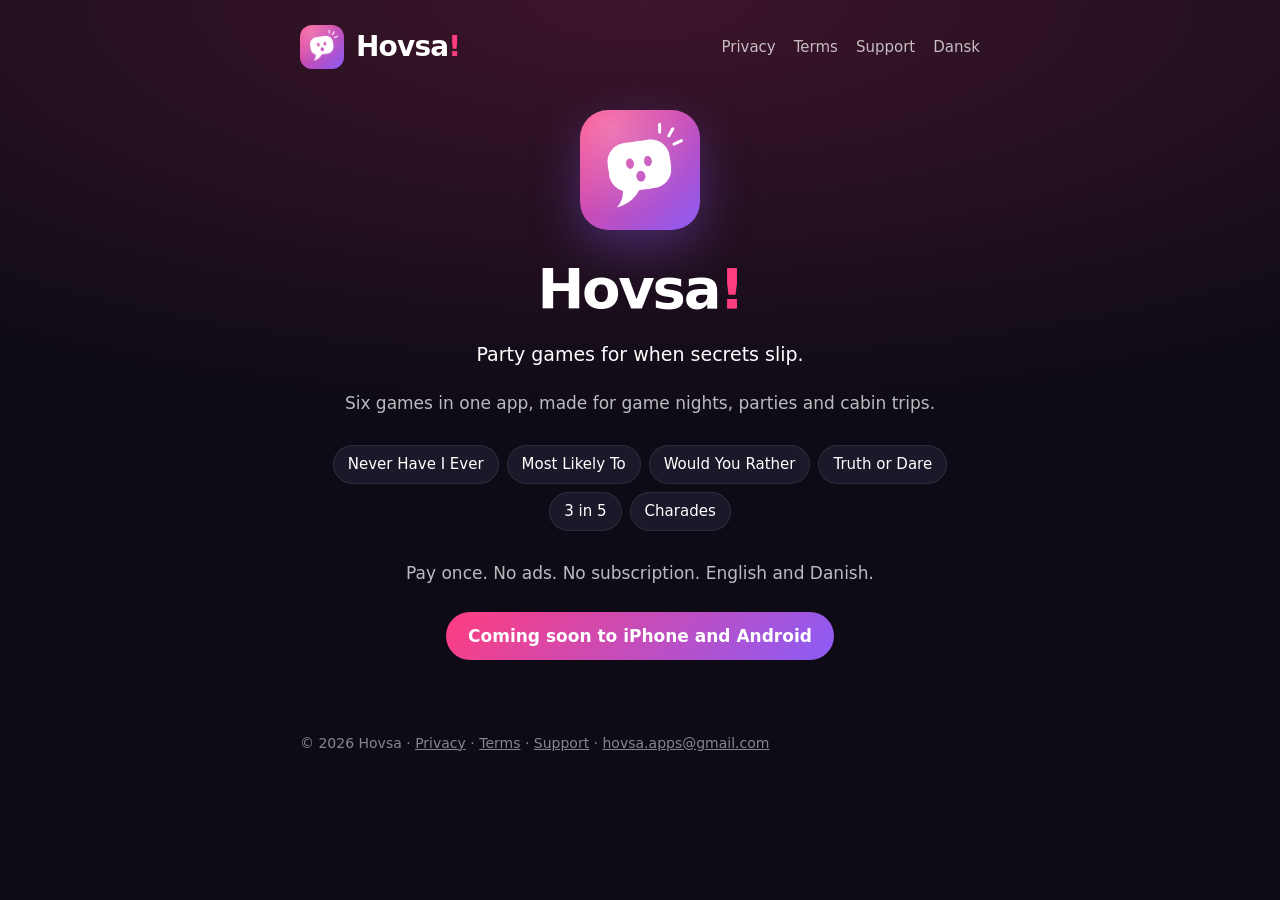
<file: index.html>
<!doctype html>
<html lang="en">
  <head>
    <meta charset="utf-8" />
    <meta name="viewport" content="width=device-width, initial-scale=1" />
    <title>Hovsa! Party games</title>
    <meta name="description" content="Party games for when secrets slip. Six games in one app for iPhone and Android." />
    <link rel="icon" href="icon.png" />
    <link rel="stylesheet" href="styles.css" />
  </head>
  <body>
    <header>
      <a class="brand" href="index.html"><img src="icon.png" alt="" /><span>Hovsa<span class="bang">!</span></span></a>
      <nav>
        <a href="privacy.html">Privacy</a>
        <a href="terms.html">Terms</a>
        <a href="support.html">Support</a>
        <a href="da/index.html" lang="da" hreflang="da">Dansk</a>
      </nav>
    </header>
    <main>
      <section class="hero">
        <img src="icon.png" alt="The Hovsa app icon: a surprised speech bubble" />
        <h1>Hovsa<span class="bang">!</span></h1>
        <p class="lead">Party games for when secrets slip.</p>
        <p>Six games in one app, made for game nights, parties and cabin trips.</p>
        <ul class="games">
          <li>Never Have I Ever</li>
          <li>Most Likely To</li>
          <li>Would You Rather</li>
          <li>Truth or Dare</li>
          <li>3 in 5</li>
          <li>Charades</li>
        </ul>
        <p>Pay once. No ads. No subscription. English and Danish.</p>
        <span class="soon">Coming soon to iPhone and Android</span>
      </section>
    </main>
    <footer>
      © 2026 Hovsa · <a href="privacy.html">Privacy</a> · <a href="terms.html">Terms</a> ·
      <a href="support.html">Support</a> · <a href="mailto:hovsa.apps@gmail.com">hovsa.apps@gmail.com</a>
    </footer>
  </body>
</html>
</file>
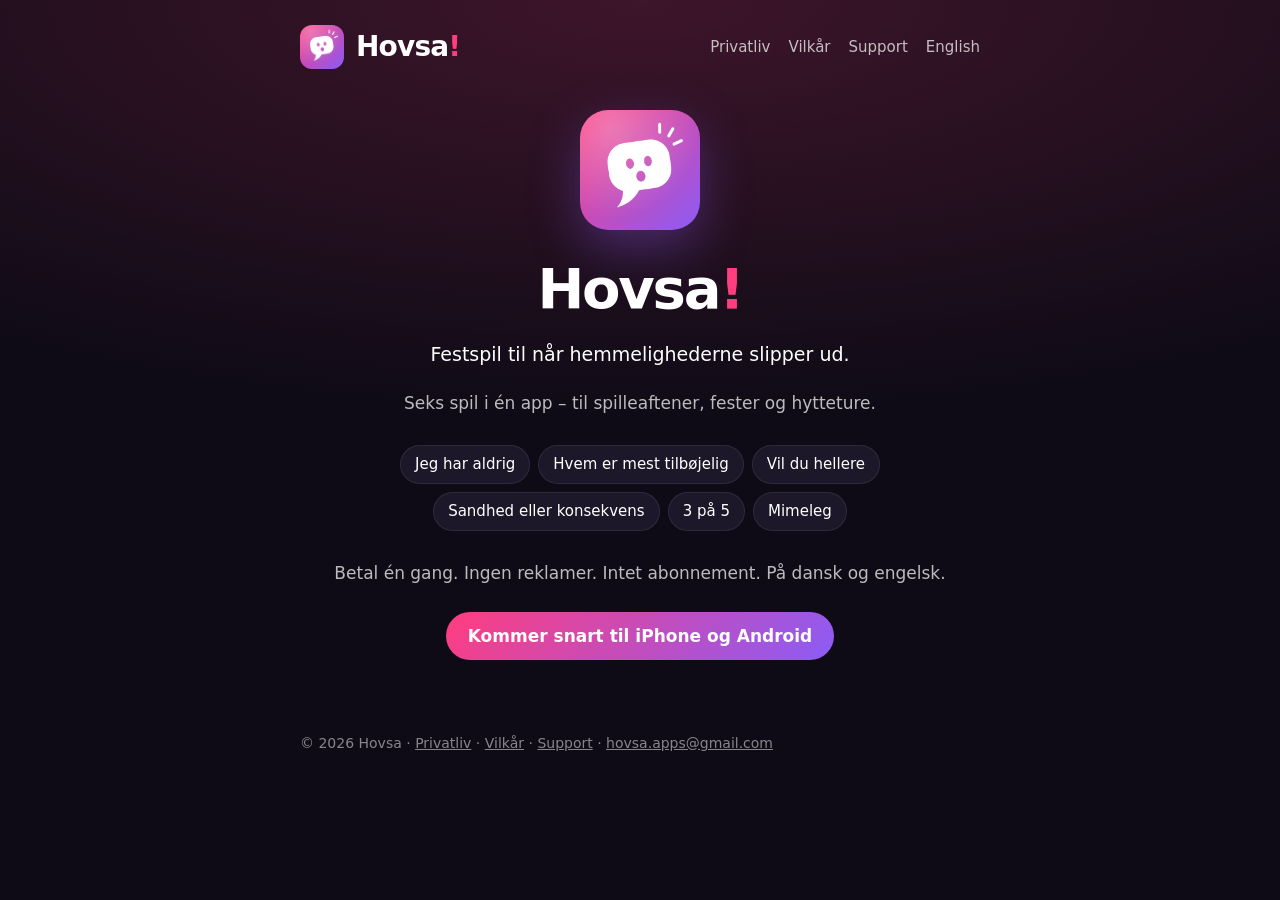
<file: da/index.html>
<!doctype html>
<html lang="da">
  <head>
    <meta charset="utf-8" />
    <meta name="viewport" content="width=device-width, initial-scale=1" />
    <title>Hovsa! Festspil</title>
    <meta name="description" content="Festspil til når hemmelighederne slipper ud. Seks spil i én app til iPhone og Android." />
    <link rel="icon" href="../icon.png" />
    <link rel="stylesheet" href="../styles.css" />
  </head>
  <body>
    <header>
      <a class="brand" href="index.html"><img src="../icon.png" alt="" /><span>Hovsa<span class="bang">!</span></span></a>
      <nav>
        <a href="privatliv.html">Privatliv</a>
        <a href="vilkaar.html">Vilkår</a>
        <a href="support.html">Support</a>
        <a href="../index.html" lang="en" hreflang="en">English</a>
      </nav>
    </header>
    <main>
      <section class="hero">
        <img src="../icon.png" alt="Hovsas app-ikon: en overrasket taleboble" />
        <h1>Hovsa<span class="bang">!</span></h1>
        <p class="lead">Festspil til når hemmelighederne slipper ud.</p>
        <p>Seks spil i én app – til spilleaftener, fester og hytteture.</p>
        <ul class="games">
          <li>Jeg har aldrig</li>
          <li>Hvem er mest tilbøjelig</li>
          <li>Vil du hellere</li>
          <li>Sandhed eller konsekvens</li>
          <li>3 på 5</li>
          <li>Mimeleg</li>
        </ul>
        <p>Betal én gang. Ingen reklamer. Intet abonnement. På dansk og engelsk.</p>
        <span class="soon">Kommer snart til iPhone og Android</span>
      </section>
    </main>
    <footer>
      © 2026 Hovsa · <a href="privatliv.html">Privatliv</a> · <a href="vilkaar.html">Vilkår</a> ·
      <a href="support.html">Support</a> · <a href="mailto:hovsa.apps@gmail.com">hovsa.apps@gmail.com</a>
    </footer>
  </body>
</html>
</file>
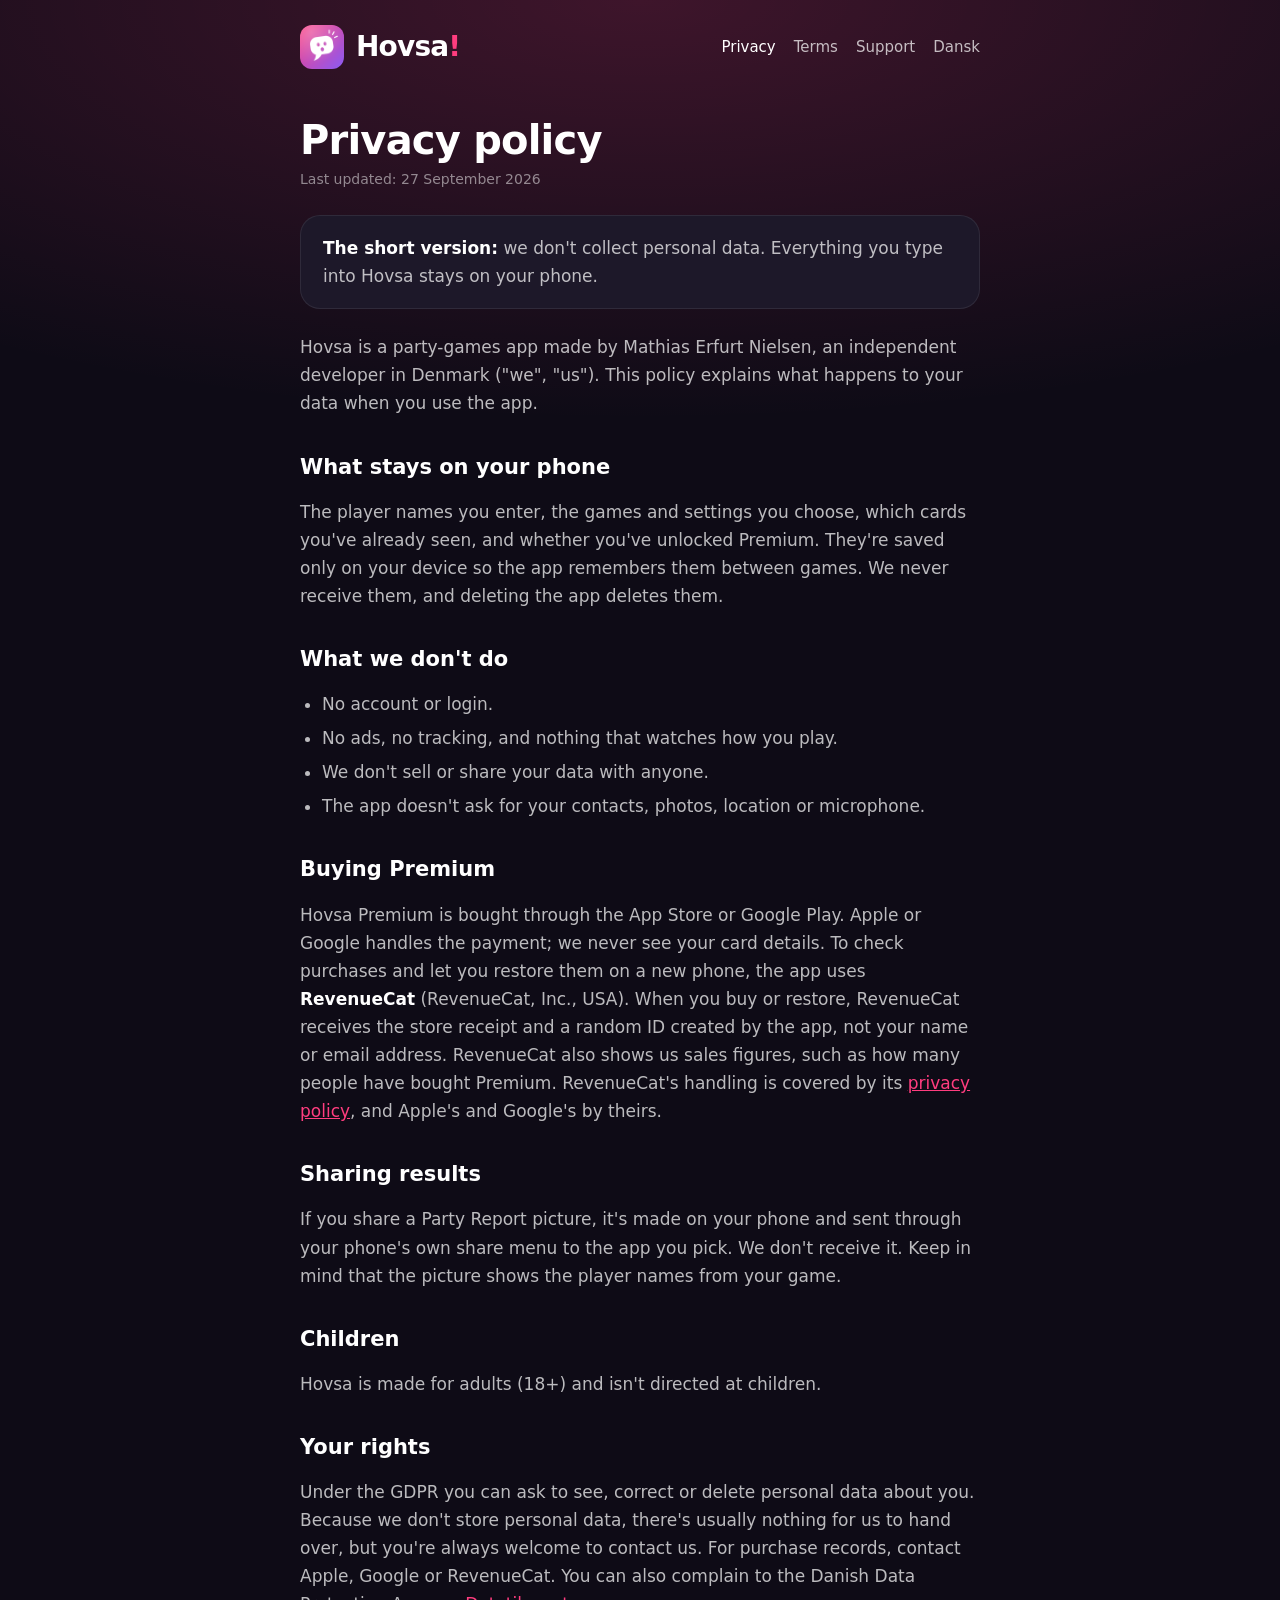
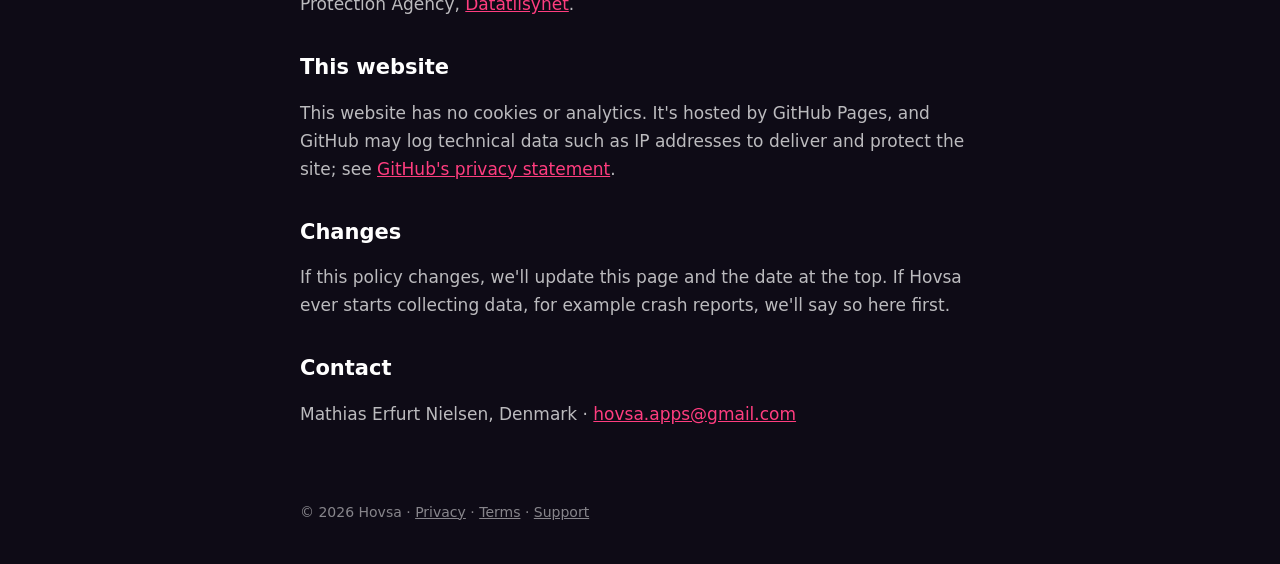
<file: privacy.html>
<!doctype html>
<html lang="en">
  <head>
    <meta charset="utf-8" />
    <meta name="viewport" content="width=device-width, initial-scale=1" />
    <title>Privacy policy · Hovsa</title>
    <meta name="description" content="How the Hovsa party-games app handles your data." />
    <link rel="icon" href="icon.png" />
    <link rel="stylesheet" href="styles.css" />
  </head>
  <body>
    <header>
      <a class="brand" href="index.html"><img src="icon.png" alt="" /><span>Hovsa<span class="bang">!</span></span></a>
      <nav>
        <a href="privacy.html" aria-current="page">Privacy</a>
        <a href="terms.html">Terms</a>
        <a href="support.html">Support</a>
        <a href="da/privatliv.html" lang="da" hreflang="da">Dansk</a>
      </nav>
    </header>
    <main>
      <h1>Privacy policy</h1>
      <p class="updated">Last updated: 27 September 2026</p>

      <div class="card">
        <p><strong>The short version:</strong> we don't collect personal data. Everything you type into Hovsa stays on your phone.</p>
      </div>

      <p>Hovsa is a party-games app made by Mathias Erfurt Nielsen, an independent developer in Denmark ("we", "us"). This policy explains what happens to your data when you use the app.</p>

      <h2>What stays on your phone</h2>
      <p>The player names you enter, the games and settings you choose, which cards you've already seen, and whether you've unlocked Premium. They're saved only on your device so the app remembers them between games. We never receive them, and deleting the app deletes them.</p>

      <h2>What we don't do</h2>
      <ul>
        <li>No account or login.</li>
        <li>No ads, no tracking, and nothing that watches how you play.</li>
        <li>We don't sell or share your data with anyone.</li>
        <li>The app doesn't ask for your contacts, photos, location or microphone.</li>
      </ul>

      <h2>Buying Premium</h2>
      <p>Hovsa Premium is bought through the App Store or Google Play. Apple or Google handles the payment; we never see your card details. To check purchases and let you restore them on a new phone, the app uses <strong>RevenueCat</strong> (RevenueCat, Inc., USA). When you buy or restore, RevenueCat receives the store receipt and a random ID created by the app, not your name or email address. RevenueCat also shows us sales figures, such as how many people have bought Premium. RevenueCat's handling is covered by its <a href="https://www.revenuecat.com/privacy">privacy policy</a>, and Apple's and Google's by theirs.</p>

      <h2>Sharing results</h2>
      <p>If you share a Party Report picture, it's made on your phone and sent through your phone's own share menu to the app you pick. We don't receive it. Keep in mind that the picture shows the player names from your game.</p>

      <h2>Children</h2>
      <p>Hovsa is made for adults (18+) and isn't directed at children.</p>

      <h2>Your rights</h2>
      <p>Under the GDPR you can ask to see, correct or delete personal data about you. Because we don't store personal data, there's usually nothing for us to hand over, but you're always welcome to contact us. For purchase records, contact Apple, Google or RevenueCat. You can also complain to the Danish Data Protection Agency, <a href="https://www.datatilsynet.dk">Datatilsynet</a>.</p>

      <h2>This website</h2>
      <p>This website has no cookies or analytics. It's hosted by GitHub Pages, and GitHub may log technical data such as IP addresses to deliver and protect the site; see <a href="https://docs.github.com/site-policy/privacy-policies/github-general-privacy-statement">GitHub's privacy statement</a>.</p>

      <h2>Changes</h2>
      <p>If this policy changes, we'll update this page and the date at the top. If Hovsa ever starts collecting data, for example crash reports, we'll say so here first.</p>

      <h2>Contact</h2>
      <p>Mathias Erfurt Nielsen, Denmark · <a href="mailto:hovsa.apps@gmail.com">hovsa.apps@gmail.com</a></p>
    </main>
    <footer>
      © 2026 Hovsa · <a href="privacy.html">Privacy</a> · <a href="terms.html">Terms</a> · <a href="support.html">Support</a>
    </footer>
  </body>
</html>
</file>
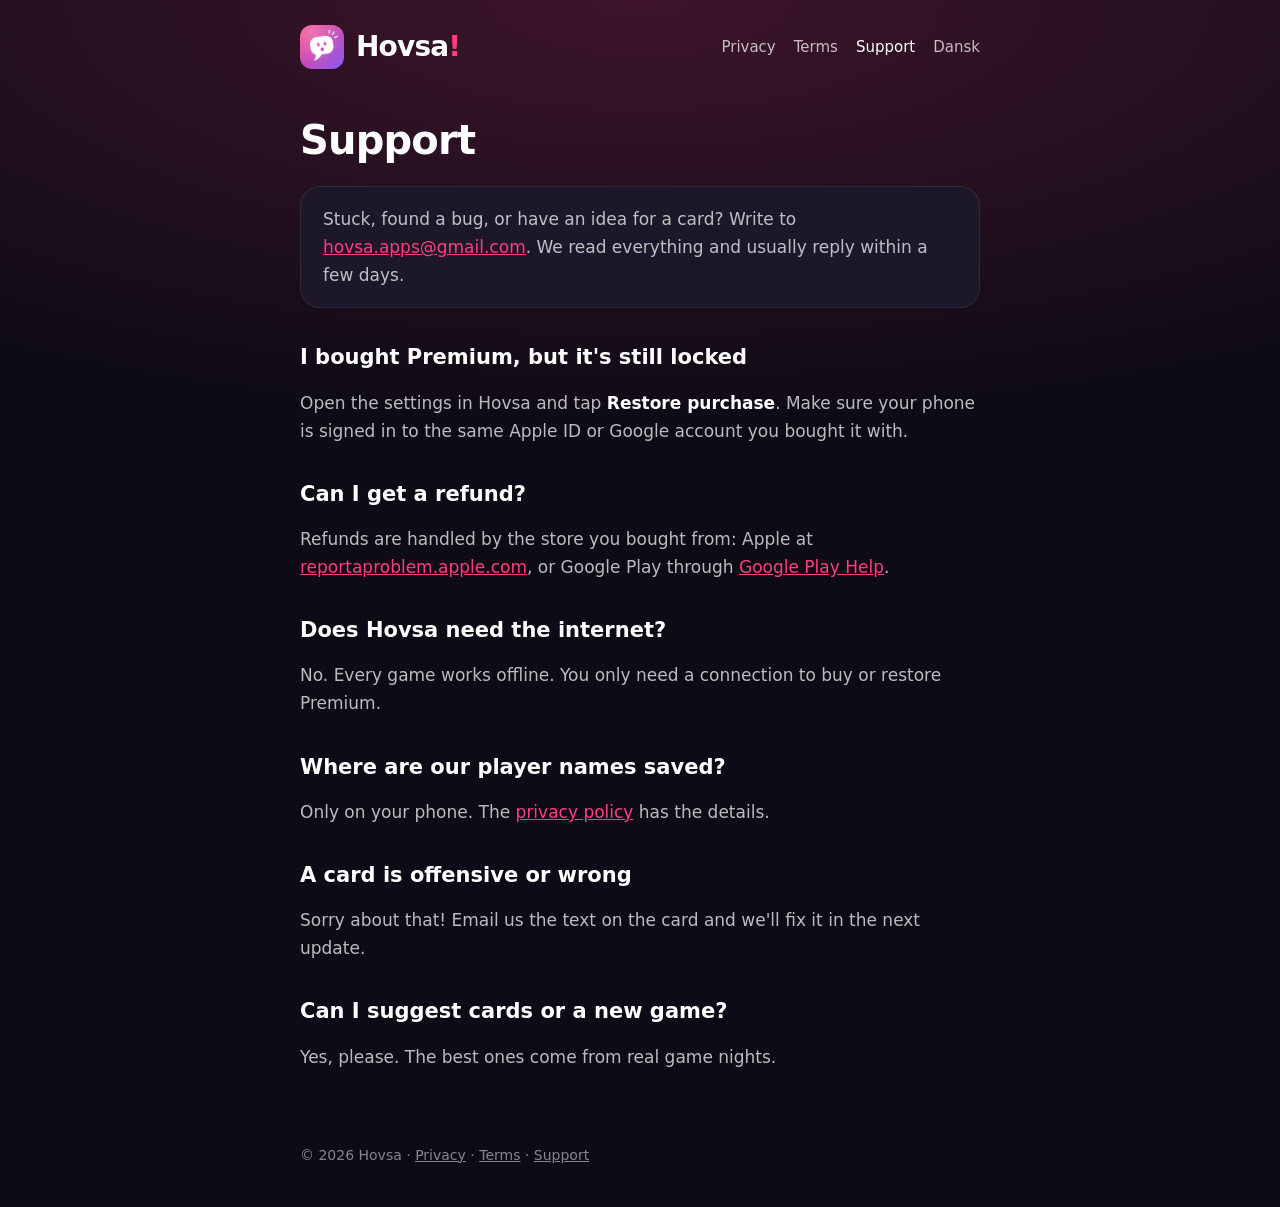
<file: support.html>
<!doctype html>
<html lang="en">
  <head>
    <meta charset="utf-8" />
    <meta name="viewport" content="width=device-width, initial-scale=1" />
    <title>Support · Hovsa</title>
    <meta name="description" content="Help with the Hovsa party-games app." />
    <link rel="icon" href="icon.png" />
    <link rel="stylesheet" href="styles.css" />
  </head>
  <body>
    <header>
      <a class="brand" href="index.html"><img src="icon.png" alt="" /><span>Hovsa<span class="bang">!</span></span></a>
      <nav>
        <a href="privacy.html">Privacy</a>
        <a href="terms.html">Terms</a>
        <a href="support.html" aria-current="page">Support</a>
        <a href="da/support.html" lang="da" hreflang="da">Dansk</a>
      </nav>
    </header>
    <main>
      <h1>Support</h1>

      <div class="card">
        <p>Stuck, found a bug, or have an idea for a card? Write to <a href="mailto:hovsa.apps@gmail.com">hovsa.apps@gmail.com</a>. We read everything and usually reply within a few days.</p>
      </div>

      <h2>I bought Premium, but it's still locked</h2>
      <p>Open the settings in Hovsa and tap <strong>Restore purchase</strong>. Make sure your phone is signed in to the same Apple ID or Google account you bought it with.</p>

      <h2>Can I get a refund?</h2>
      <p>Refunds are handled by the store you bought from: Apple at <a href="https://reportaproblem.apple.com">reportaproblem.apple.com</a>, or Google Play through <a href="https://support.google.com/googleplay">Google Play Help</a>.</p>

      <h2>Does Hovsa need the internet?</h2>
      <p>No. Every game works offline. You only need a connection to buy or restore Premium.</p>

      <h2>Where are our player names saved?</h2>
      <p>Only on your phone. The <a href="privacy.html">privacy policy</a> has the details.</p>

      <h2>A card is offensive or wrong</h2>
      <p>Sorry about that! Email us the text on the card and we'll fix it in the next update.</p>

      <h2>Can I suggest cards or a new game?</h2>
      <p>Yes, please. The best ones come from real game nights.</p>
    </main>
    <footer>
      © 2026 Hovsa · <a href="privacy.html">Privacy</a> · <a href="terms.html">Terms</a> · <a href="support.html">Support</a>
    </footer>
  </body>
</html>
</file>
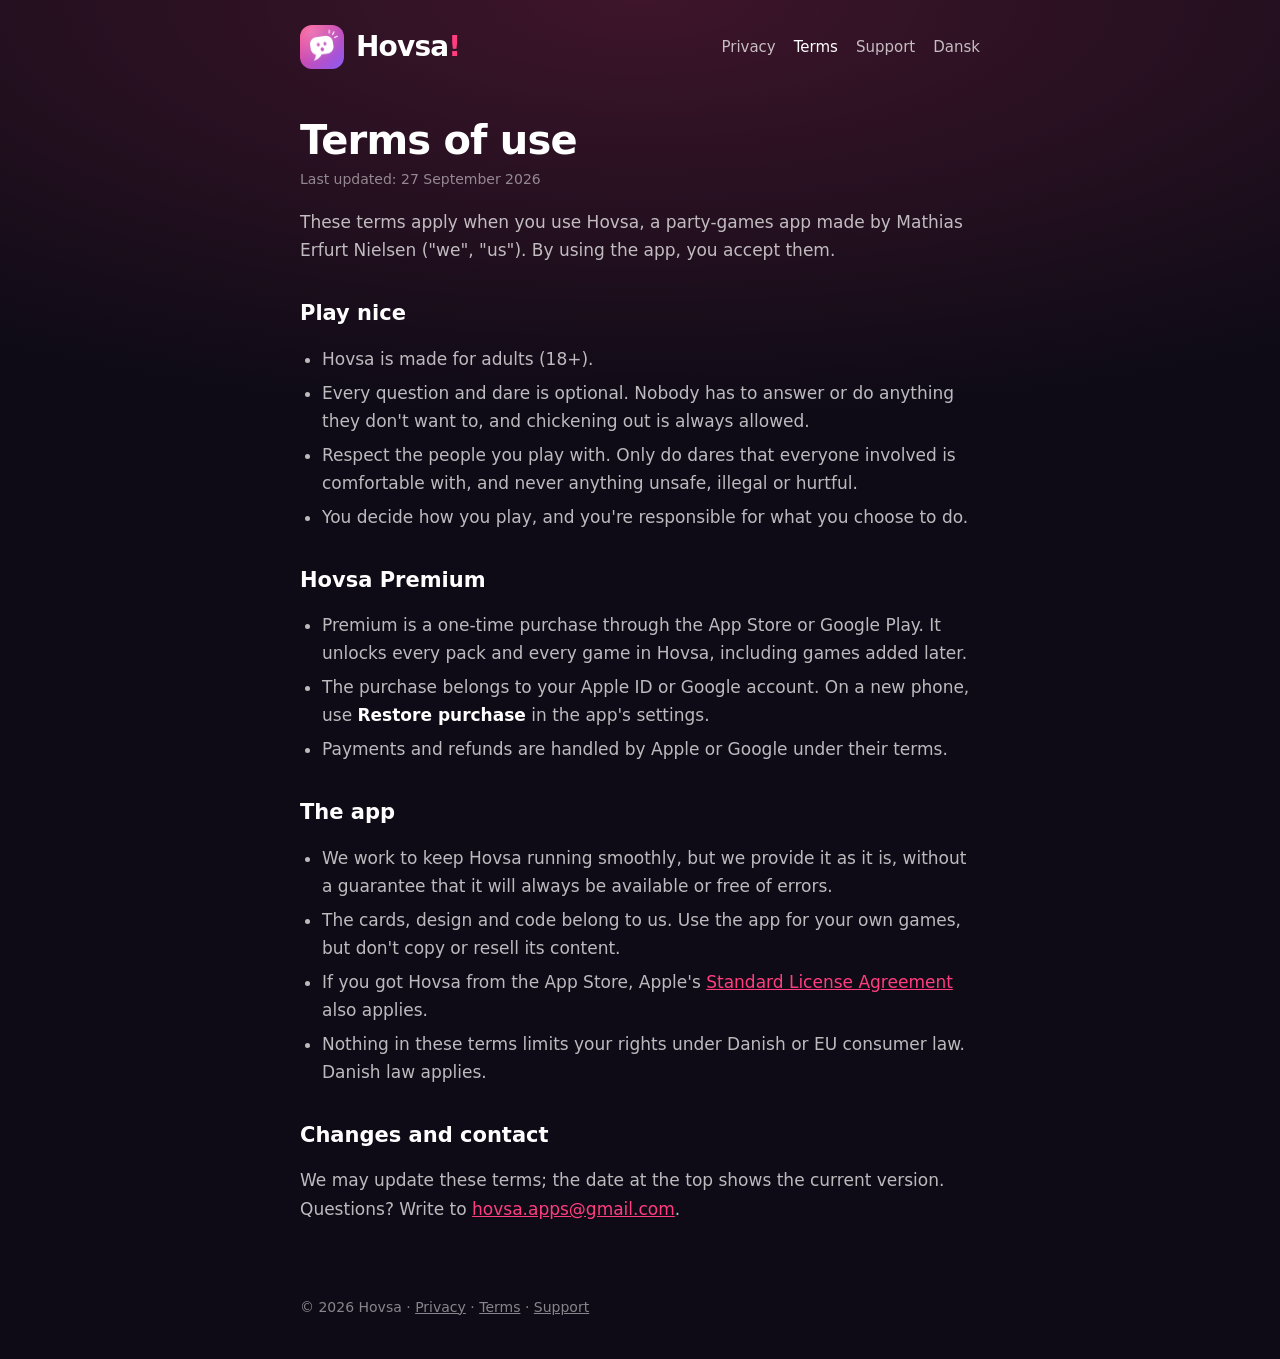
<file: terms.html>
<!doctype html>
<html lang="en">
  <head>
    <meta charset="utf-8" />
    <meta name="viewport" content="width=device-width, initial-scale=1" />
    <title>Terms of use · Hovsa</title>
    <meta name="description" content="Terms of use for the Hovsa party-games app." />
    <link rel="icon" href="icon.png" />
    <link rel="stylesheet" href="styles.css" />
  </head>
  <body>
    <header>
      <a class="brand" href="index.html"><img src="icon.png" alt="" /><span>Hovsa<span class="bang">!</span></span></a>
      <nav>
        <a href="privacy.html">Privacy</a>
        <a href="terms.html" aria-current="page">Terms</a>
        <a href="support.html">Support</a>
        <a href="da/vilkaar.html" lang="da" hreflang="da">Dansk</a>
      </nav>
    </header>
    <main>
      <h1>Terms of use</h1>
      <p class="updated">Last updated: 27 September 2026</p>

      <p>These terms apply when you use Hovsa, a party-games app made by Mathias Erfurt Nielsen ("we", "us"). By using the app, you accept them.</p>

      <h2>Play nice</h2>
      <ul>
        <li>Hovsa is made for adults (18+).</li>
        <li>Every question and dare is optional. Nobody has to answer or do anything they don't want to, and chickening out is always allowed.</li>
        <li>Respect the people you play with. Only do dares that everyone involved is comfortable with, and never anything unsafe, illegal or hurtful.</li>
        <li>You decide how you play, and you're responsible for what you choose to do.</li>
      </ul>

      <h2>Hovsa Premium</h2>
      <ul>
        <li>Premium is a one-time purchase through the App Store or Google Play. It unlocks every pack and every game in Hovsa, including games added later.</li>
        <li>The purchase belongs to your Apple ID or Google account. On a new phone, use <strong>Restore purchase</strong> in the app's settings.</li>
        <li>Payments and refunds are handled by Apple or Google under their terms.</li>
      </ul>

      <h2>The app</h2>
      <ul>
        <li>We work to keep Hovsa running smoothly, but we provide it as it is, without a guarantee that it will always be available or free of errors.</li>
        <li>The cards, design and code belong to us. Use the app for your own games, but don't copy or resell its content.</li>
        <li>If you got Hovsa from the App Store, Apple's <a href="https://www.apple.com/legal/internet-services/itunes/dev/stdeula/">Standard License Agreement</a> also applies.</li>
        <li>Nothing in these terms limits your rights under Danish or EU consumer law. Danish law applies.</li>
      </ul>

      <h2>Changes and contact</h2>
      <p>We may update these terms; the date at the top shows the current version. Questions? Write to <a href="mailto:hovsa.apps@gmail.com">hovsa.apps@gmail.com</a>.</p>
    </main>
    <footer>
      © 2026 Hovsa · <a href="privacy.html">Privacy</a> · <a href="terms.html">Terms</a> · <a href="support.html">Support</a>
    </footer>
  </body>
</html>
</file>
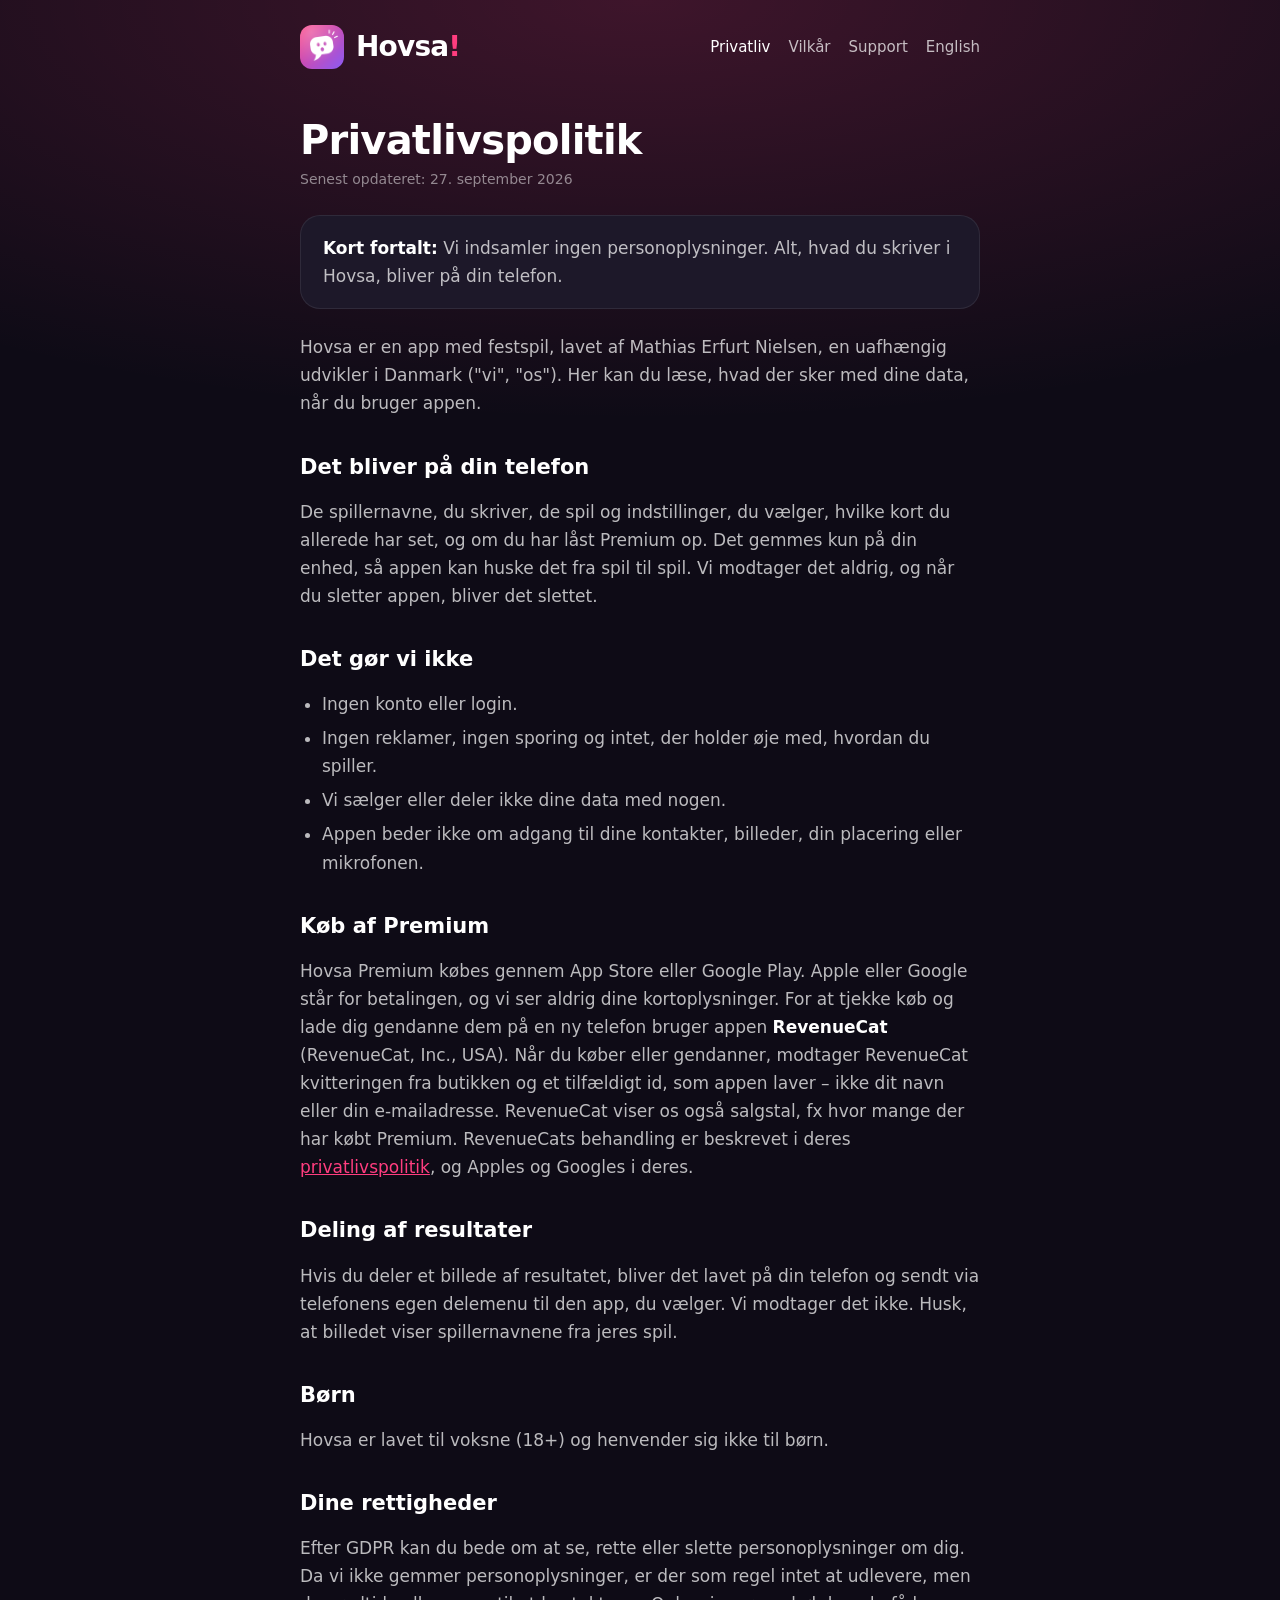
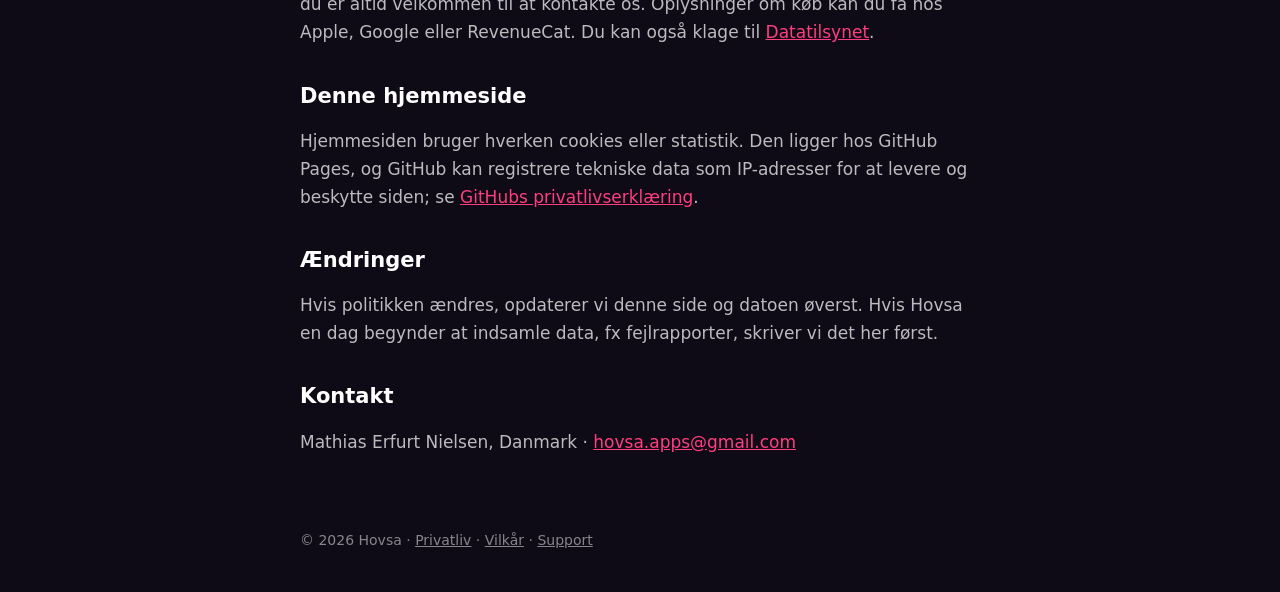
<file: da/privatliv.html>
<!doctype html>
<html lang="da">
  <head>
    <meta charset="utf-8" />
    <meta name="viewport" content="width=device-width, initial-scale=1" />
    <title>Privatlivspolitik · Hovsa</title>
    <meta name="description" content="Sådan håndterer festspil-appen Hovsa dine data." />
    <link rel="icon" href="../icon.png" />
    <link rel="stylesheet" href="../styles.css" />
  </head>
  <body>
    <header>
      <a class="brand" href="index.html"><img src="../icon.png" alt="" /><span>Hovsa<span class="bang">!</span></span></a>
      <nav>
        <a href="privatliv.html" aria-current="page">Privatliv</a>
        <a href="vilkaar.html">Vilkår</a>
        <a href="support.html">Support</a>
        <a href="../privacy.html" lang="en" hreflang="en">English</a>
      </nav>
    </header>
    <main>
      <h1>Privatlivspolitik</h1>
      <p class="updated">Senest opdateret: 27. september 2026</p>

      <div class="card">
        <p><strong>Kort fortalt:</strong> Vi indsamler ingen personoplysninger. Alt, hvad du skriver i Hovsa, bliver på din telefon.</p>
      </div>

      <p>Hovsa er en app med festspil, lavet af Mathias Erfurt Nielsen, en uafhængig udvikler i Danmark ("vi", "os"). Her kan du læse, hvad der sker med dine data, når du bruger appen.</p>

      <h2>Det bliver på din telefon</h2>
      <p>De spillernavne, du skriver, de spil og indstillinger, du vælger, hvilke kort du allerede har set, og om du har låst Premium op. Det gemmes kun på din enhed, så appen kan huske det fra spil til spil. Vi modtager det aldrig, og når du sletter appen, bliver det slettet.</p>

      <h2>Det gør vi ikke</h2>
      <ul>
        <li>Ingen konto eller login.</li>
        <li>Ingen reklamer, ingen sporing og intet, der holder øje med, hvordan du spiller.</li>
        <li>Vi sælger eller deler ikke dine data med nogen.</li>
        <li>Appen beder ikke om adgang til dine kontakter, billeder, din placering eller mikrofonen.</li>
      </ul>

      <h2>Køb af Premium</h2>
      <p>Hovsa Premium købes gennem App Store eller Google Play. Apple eller Google står for betalingen, og vi ser aldrig dine kortoplysninger. For at tjekke køb og lade dig gendanne dem på en ny telefon bruger appen <strong>RevenueCat</strong> (RevenueCat, Inc., USA). Når du køber eller gendanner, modtager RevenueCat kvitteringen fra butikken og et tilfældigt id, som appen laver – ikke dit navn eller din e-mailadresse. RevenueCat viser os også salgstal, fx hvor mange der har købt Premium. RevenueCats behandling er beskrevet i deres <a href="https://www.revenuecat.com/privacy">privatlivspolitik</a>, og Apples og Googles i deres.</p>

      <h2>Deling af resultater</h2>
      <p>Hvis du deler et billede af resultatet, bliver det lavet på din telefon og sendt via telefonens egen delemenu til den app, du vælger. Vi modtager det ikke. Husk, at billedet viser spillernavnene fra jeres spil.</p>

      <h2>Børn</h2>
      <p>Hovsa er lavet til voksne (18+) og henvender sig ikke til børn.</p>

      <h2>Dine rettigheder</h2>
      <p>Efter GDPR kan du bede om at se, rette eller slette personoplysninger om dig. Da vi ikke gemmer personoplysninger, er der som regel intet at udlevere, men du er altid velkommen til at kontakte os. Oplysninger om køb kan du få hos Apple, Google eller RevenueCat. Du kan også klage til <a href="https://www.datatilsynet.dk">Datatilsynet</a>.</p>

      <h2>Denne hjemmeside</h2>
      <p>Hjemmesiden bruger hverken cookies eller statistik. Den ligger hos GitHub Pages, og GitHub kan registrere tekniske data som IP-adresser for at levere og beskytte siden; se <a href="https://docs.github.com/site-policy/privacy-policies/github-general-privacy-statement">GitHubs privatlivserklæring</a>.</p>

      <h2>Ændringer</h2>
      <p>Hvis politikken ændres, opdaterer vi denne side og datoen øverst. Hvis Hovsa en dag begynder at indsamle data, fx fejlrapporter, skriver vi det her først.</p>

      <h2>Kontakt</h2>
      <p>Mathias Erfurt Nielsen, Danmark · <a href="mailto:hovsa.apps@gmail.com">hovsa.apps@gmail.com</a></p>
    </main>
    <footer>
      © 2026 Hovsa · <a href="privatliv.html">Privatliv</a> · <a href="vilkaar.html">Vilkår</a> · <a href="support.html">Support</a>
    </footer>
  </body>
</html>
</file>
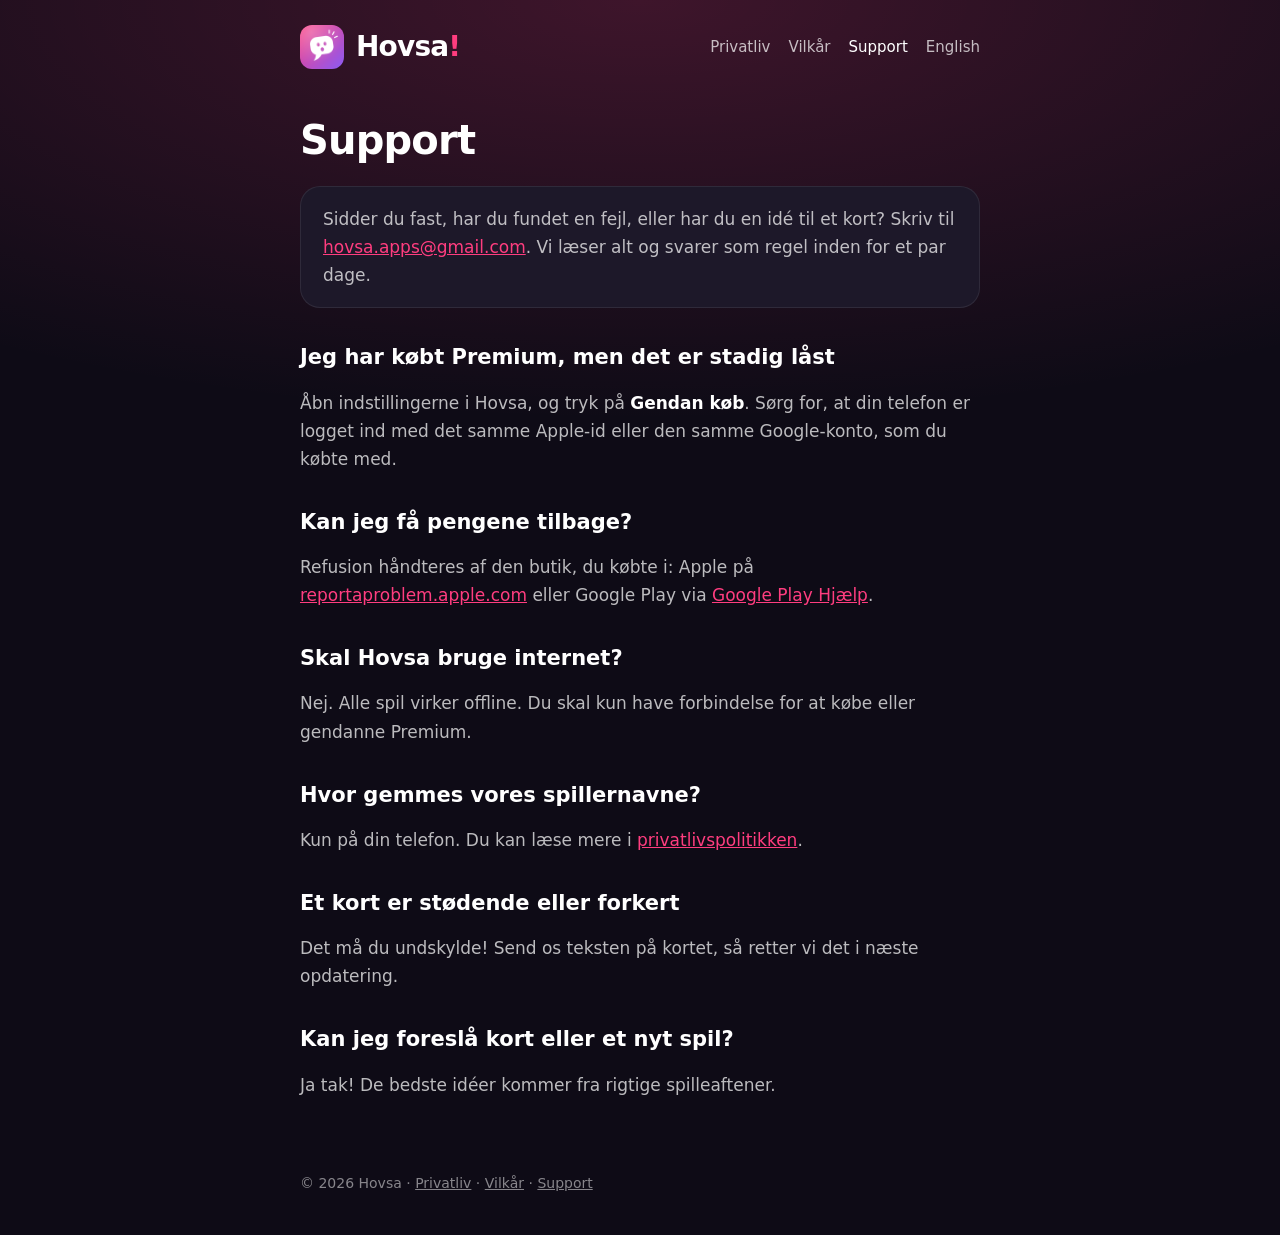
<file: da/support.html>
<!doctype html>
<html lang="da">
  <head>
    <meta charset="utf-8" />
    <meta name="viewport" content="width=device-width, initial-scale=1" />
    <title>Support · Hovsa</title>
    <meta name="description" content="Hjælp til festspil-appen Hovsa." />
    <link rel="icon" href="../icon.png" />
    <link rel="stylesheet" href="../styles.css" />
  </head>
  <body>
    <header>
      <a class="brand" href="index.html"><img src="../icon.png" alt="" /><span>Hovsa<span class="bang">!</span></span></a>
      <nav>
        <a href="privatliv.html">Privatliv</a>
        <a href="vilkaar.html">Vilkår</a>
        <a href="support.html" aria-current="page">Support</a>
        <a href="../support.html" lang="en" hreflang="en">English</a>
      </nav>
    </header>
    <main>
      <h1>Support</h1>

      <div class="card">
        <p>Sidder du fast, har du fundet en fejl, eller har du en idé til et kort? Skriv til <a href="mailto:hovsa.apps@gmail.com">hovsa.apps@gmail.com</a>. Vi læser alt og svarer som regel inden for et par dage.</p>
      </div>

      <h2>Jeg har købt Premium, men det er stadig låst</h2>
      <p>Åbn indstillingerne i Hovsa, og tryk på <strong>Gendan køb</strong>. Sørg for, at din telefon er logget ind med det samme Apple-id eller den samme Google-konto, som du købte med.</p>

      <h2>Kan jeg få pengene tilbage?</h2>
      <p>Refusion håndteres af den butik, du købte i: Apple på <a href="https://reportaproblem.apple.com">reportaproblem.apple.com</a> eller Google Play via <a href="https://support.google.com/googleplay?hl=da">Google Play Hjælp</a>.</p>

      <h2>Skal Hovsa bruge internet?</h2>
      <p>Nej. Alle spil virker offline. Du skal kun have forbindelse for at købe eller gendanne Premium.</p>

      <h2>Hvor gemmes vores spillernavne?</h2>
      <p>Kun på din telefon. Du kan læse mere i <a href="privatliv.html">privatlivspolitikken</a>.</p>

      <h2>Et kort er stødende eller forkert</h2>
      <p>Det må du undskylde! Send os teksten på kortet, så retter vi det i næste opdatering.</p>

      <h2>Kan jeg foreslå kort eller et nyt spil?</h2>
      <p>Ja tak! De bedste idéer kommer fra rigtige spilleaftener.</p>
    </main>
    <footer>
      © 2026 Hovsa · <a href="privatliv.html">Privatliv</a> · <a href="vilkaar.html">Vilkår</a> · <a href="support.html">Support</a>
    </footer>
  </body>
</html>
</file>
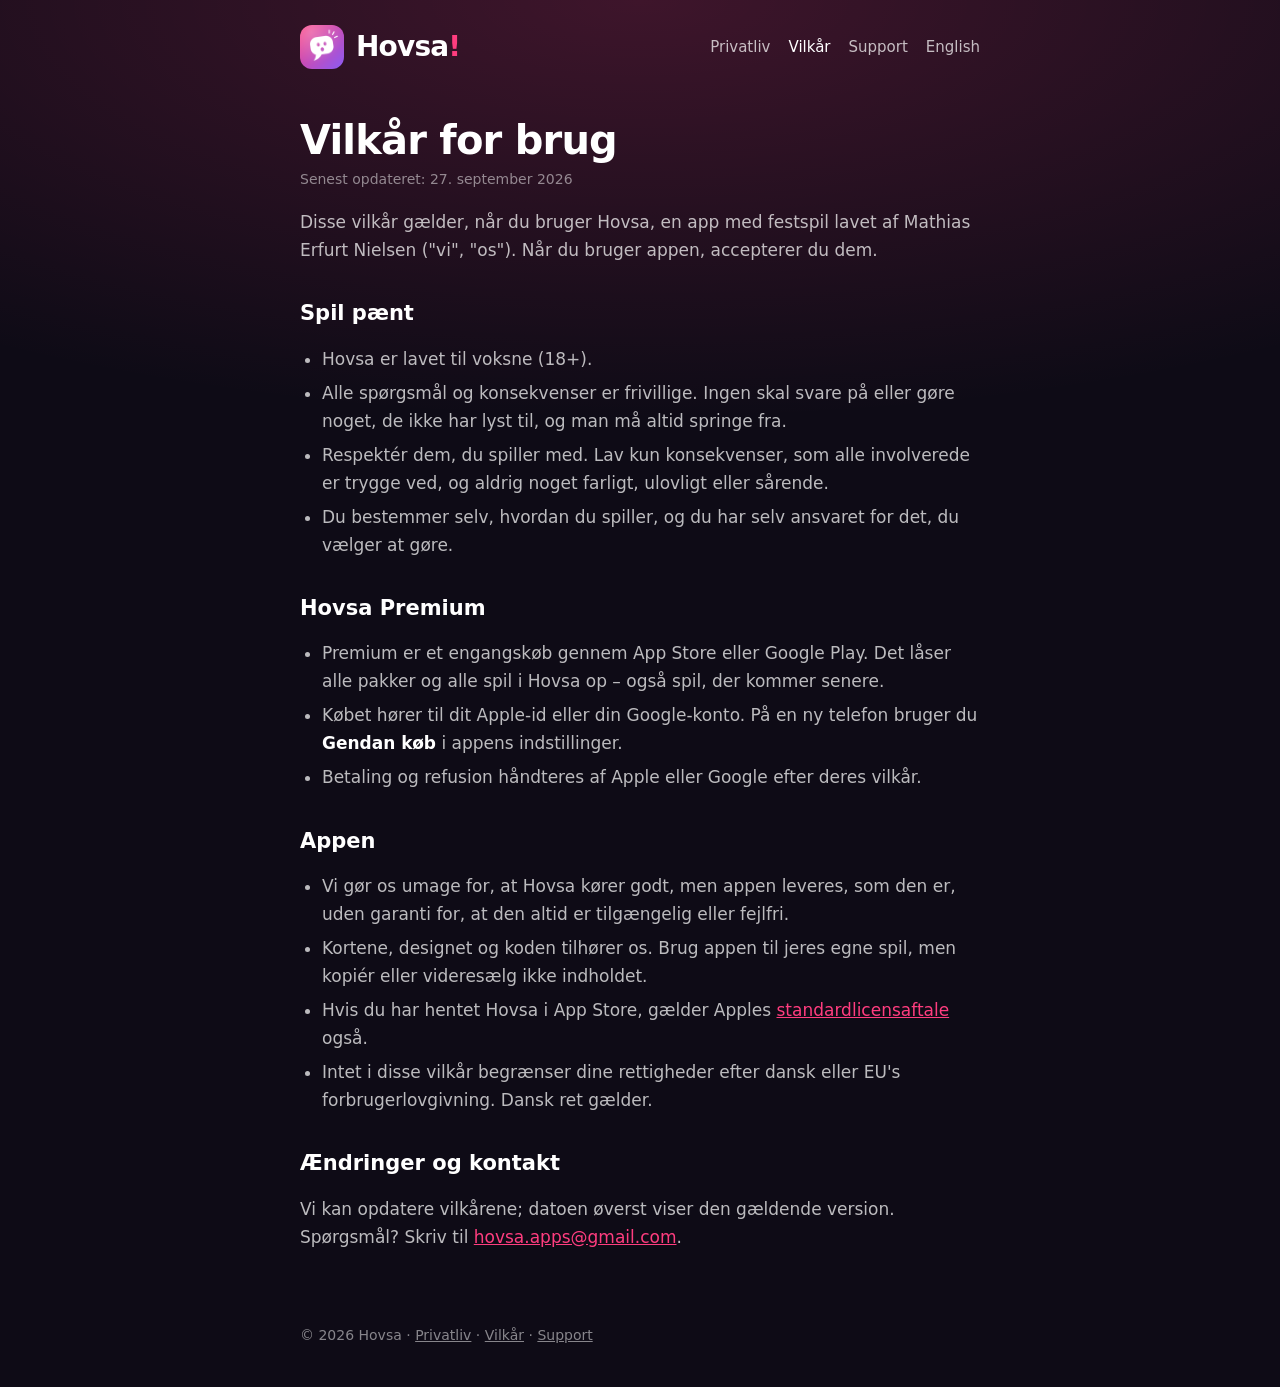
<file: da/vilkaar.html>
<!doctype html>
<html lang="da">
  <head>
    <meta charset="utf-8" />
    <meta name="viewport" content="width=device-width, initial-scale=1" />
    <title>Vilkår · Hovsa</title>
    <meta name="description" content="Vilkår for brug af festspil-appen Hovsa." />
    <link rel="icon" href="../icon.png" />
    <link rel="stylesheet" href="../styles.css" />
  </head>
  <body>
    <header>
      <a class="brand" href="index.html"><img src="../icon.png" alt="" /><span>Hovsa<span class="bang">!</span></span></a>
      <nav>
        <a href="privatliv.html">Privatliv</a>
        <a href="vilkaar.html" aria-current="page">Vilkår</a>
        <a href="support.html">Support</a>
        <a href="../terms.html" lang="en" hreflang="en">English</a>
      </nav>
    </header>
    <main>
      <h1>Vilkår for brug</h1>
      <p class="updated">Senest opdateret: 27. september 2026</p>

      <p>Disse vilkår gælder, når du bruger Hovsa, en app med festspil lavet af Mathias Erfurt Nielsen ("vi", "os"). Når du bruger appen, accepterer du dem.</p>

      <h2>Spil pænt</h2>
      <ul>
        <li>Hovsa er lavet til voksne (18+).</li>
        <li>Alle spørgsmål og konsekvenser er frivillige. Ingen skal svare på eller gøre noget, de ikke har lyst til, og man må altid springe fra.</li>
        <li>Respektér dem, du spiller med. Lav kun konsekvenser, som alle involverede er trygge ved, og aldrig noget farligt, ulovligt eller sårende.</li>
        <li>Du bestemmer selv, hvordan du spiller, og du har selv ansvaret for det, du vælger at gøre.</li>
      </ul>

      <h2>Hovsa Premium</h2>
      <ul>
        <li>Premium er et engangskøb gennem App Store eller Google Play. Det låser alle pakker og alle spil i Hovsa op – også spil, der kommer senere.</li>
        <li>Købet hører til dit Apple-id eller din Google-konto. På en ny telefon bruger du <strong>Gendan køb</strong> i appens indstillinger.</li>
        <li>Betaling og refusion håndteres af Apple eller Google efter deres vilkår.</li>
      </ul>

      <h2>Appen</h2>
      <ul>
        <li>Vi gør os umage for, at Hovsa kører godt, men appen leveres, som den er, uden garanti for, at den altid er tilgængelig eller fejlfri.</li>
        <li>Kortene, designet og koden tilhører os. Brug appen til jeres egne spil, men kopiér eller videresælg ikke indholdet.</li>
        <li>Hvis du har hentet Hovsa i App Store, gælder Apples <a href="https://www.apple.com/legal/internet-services/itunes/dev/stdeula/">standardlicensaftale</a> også.</li>
        <li>Intet i disse vilkår begrænser dine rettigheder efter dansk eller EU's forbrugerlovgivning. Dansk ret gælder.</li>
      </ul>

      <h2>Ændringer og kontakt</h2>
      <p>Vi kan opdatere vilkårene; datoen øverst viser den gældende version. Spørgsmål? Skriv til <a href="mailto:hovsa.apps@gmail.com">hovsa.apps@gmail.com</a>.</p>
    </main>
    <footer>
      © 2026 Hovsa · <a href="privatliv.html">Privatliv</a> · <a href="vilkaar.html">Vilkår</a> · <a href="support.html">Support</a>
    </footer>
  </body>
</html>
</file>
<file: styles.css>
:root {
  color-scheme: dark;
  --bg: #0e0b16;
  --surface: #1d1829;
  --border: rgba(255, 255, 255, 0.08);
  --text: #ffffff;
  --muted: rgba(255, 255, 255, 0.72);
  --faint: rgba(255, 255, 255, 0.5);
  --pink: #ff3d7f;
  --violet: #8b5cf6;
}

* {
  box-sizing: border-box;
}

html {
  -webkit-text-size-adjust: 100%;
}

body {
  margin: 0;
  min-height: 100vh;
  background: radial-gradient(ellipse 90% 420px at 50% 0, rgba(255, 61, 127, 0.2), transparent) no-repeat, var(--bg);
  color: var(--text);
  font: 17px/1.65 system-ui, -apple-system, 'Segoe UI', Roboto, 'Helvetica Neue', Arial, sans-serif;
}

header,
main,
footer {
  max-width: 720px;
  margin: 0 auto;
  padding: 0 20px;
}

header {
  display: flex;
  flex-wrap: wrap;
  align-items: center;
  justify-content: space-between;
  gap: 12px;
  padding-top: 24px;
}

.brand {
  display: flex;
  align-items: center;
  gap: 12px;
  color: var(--text);
  font-size: 28px;
  font-weight: 800;
  letter-spacing: -0.03em;
  text-decoration: none;
}

.brand img {
  width: 44px;
  height: 44px;
  border-radius: 12px;
}

.bang {
  color: var(--pink);
}

nav {
  display: flex;
  flex-wrap: wrap;
  gap: 4px 18px;
  font-size: 15px;
}

nav a {
  color: var(--muted);
  text-decoration: none;
}

nav a:hover,
nav a[aria-current='page'] {
  color: var(--text);
}

h1 {
  margin: 48px 0 6px;
  font-size: 40px;
  line-height: 1.1;
  letter-spacing: -0.02em;
}

h2 {
  margin: 36px 0 6px;
  font-size: 21px;
  line-height: 1.3;
}

p,
li {
  color: var(--muted);
}

strong {
  color: var(--text);
}

a {
  color: var(--pink);
}

ul {
  padding-left: 22px;
}

li + li {
  margin-top: 6px;
}

.updated {
  margin: 0;
  color: var(--faint);
  font-size: 14px;
}

.lead {
  color: var(--text);
  font-size: 19px;
}

.card {
  margin: 24px 0;
  padding: 18px 22px;
  border: 1px solid var(--border);
  border-radius: 20px;
  background: var(--surface);
}

.card p {
  margin: 0;
}

.hero {
  padding: 40px 0 16px;
  text-align: center;
}

.hero img {
  width: 120px;
  height: 120px;
  border-radius: 28px;
  box-shadow: 0 18px 50px rgba(139, 92, 246, 0.35);
}

.hero h1 {
  margin: 20px 0 4px;
  font-size: 56px;
  letter-spacing: -0.04em;
}

.games {
  display: flex;
  flex-wrap: wrap;
  justify-content: center;
  gap: 8px;
  margin: 28px 0;
  padding: 0;
  list-style: none;
}

.games li {
  margin: 0;
  padding: 6px 14px;
  border: 1px solid var(--border);
  border-radius: 999px;
  background: var(--surface);
  color: var(--text);
  font-size: 15px;
}

.soon {
  display: inline-block;
  margin-top: 8px;
  padding: 10px 22px;
  border-radius: 999px;
  background: linear-gradient(135deg, var(--pink), var(--violet));
  color: var(--text);
  font-weight: 700;
}

footer {
  padding-top: 56px;
  padding-bottom: 40px;
  color: var(--faint);
  font-size: 14px;
}

footer a {
  color: var(--faint);
}

@media (max-width: 480px) {
  h1 {
    font-size: 32px;
  }

  .hero h1 {
    font-size: 44px;
  }
}
</file>
